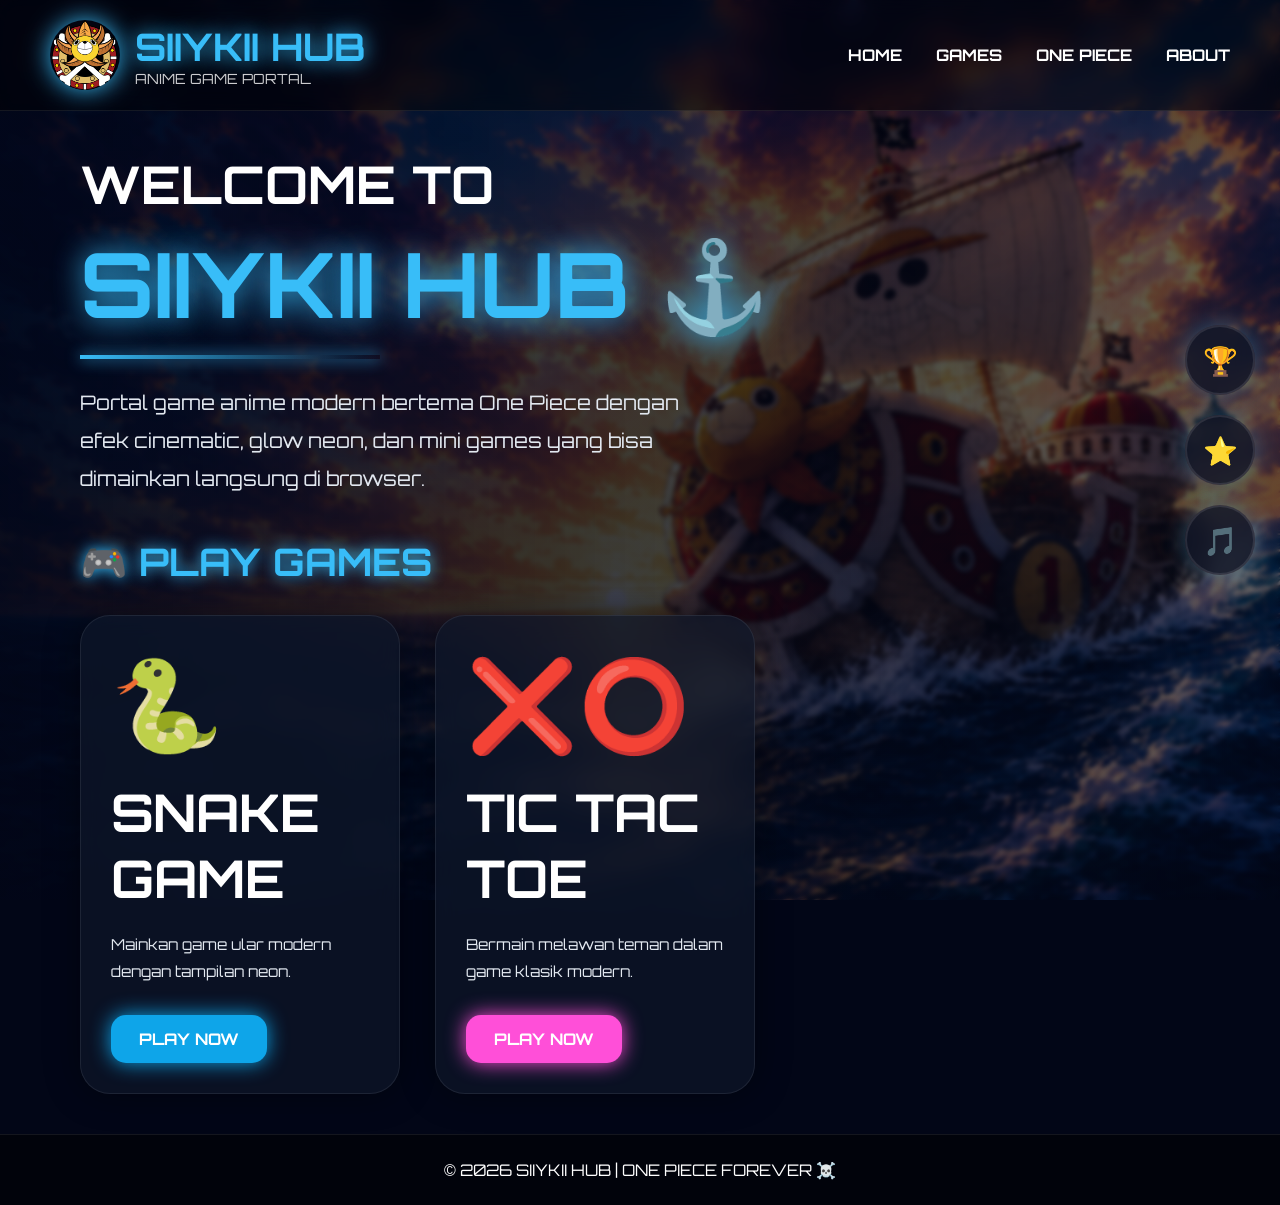
<file: index.html>
<!DOCTYPE html>
<html lang="id">
<head>
<meta charset="UTF-8">
<meta name="viewport" content="width=device-width, initial-scale=1.0">
<title>SIIYKII HUB</title>

<link rel="icon" href="assets/images/logo.png">
<link rel="stylesheet" href="css/style.css">

<link rel="preconnect" href="https://fonts.googleapis.com">
<link href="https://fonts.googleapis.com/css2?family=Orbitron:wght@400;700;900&display=swap" rel="stylesheet">

</head>
<body>

<div class="overlay"></div>

<header>
    <div class="logo-box">
        <img src="assets/images/logo.png">
        <div>
            <h1>SIIYKII HUB</h1>
            <p>ANIME GAME PORTAL</p>
        </div>
    </div>

    <nav>
        <a href="#">HOME</a>
        <a href="#games">GAMES</a>
        <a href="#">ONE PIECE</a>
        <a href="#">ABOUT</a>
    </nav>
</header>

<section class="hero">

    <div class="left">

        <h2>WELCOME TO</h2>
        <h1>SIIYKII HUB ⚓</h1>

        <div class="line"></div>

        <p>
            Portal game anime modern bertema One Piece dengan efek cinematic,
            glow neon, dan mini games yang bisa dimainkan langsung di browser.
        </p>

        <h3>🎮 PLAY GAMES</h3>

        <div class="games" id="games">

            <div class="card blue">
                <div class="emoji">🐍</div>

                <h2>SNAKE GAME</h2>

                <p>
                    Mainkan game ular modern dengan tampilan neon.
                </p>

                <a href="snake.html">PLAY NOW</a>
            </div>

            <div class="card pink">
                <div class="emoji">❌⭕</div>

                <h2>TIC TAC TOE</h2>

                <p>
                    Bermain melawan teman dalam game klasik modern.
                </p>

                <a href="tictactoe.html">PLAY NOW</a>
            </div>

        </div>

    </div>

    <div class="right">

    </div>

</section>

<div class="sidebar">
    <div class="side-btn">🏆</div>
    <div class="side-btn">⭐</div>
    <div class="side-btn">🎵</div>
</div>

<footer>
© 2026 SIIYKII HUB | ONE PIECE FOREVER ☠️
</footer>

<script src="js/main.js"></script>

</body>
</html>
</file>
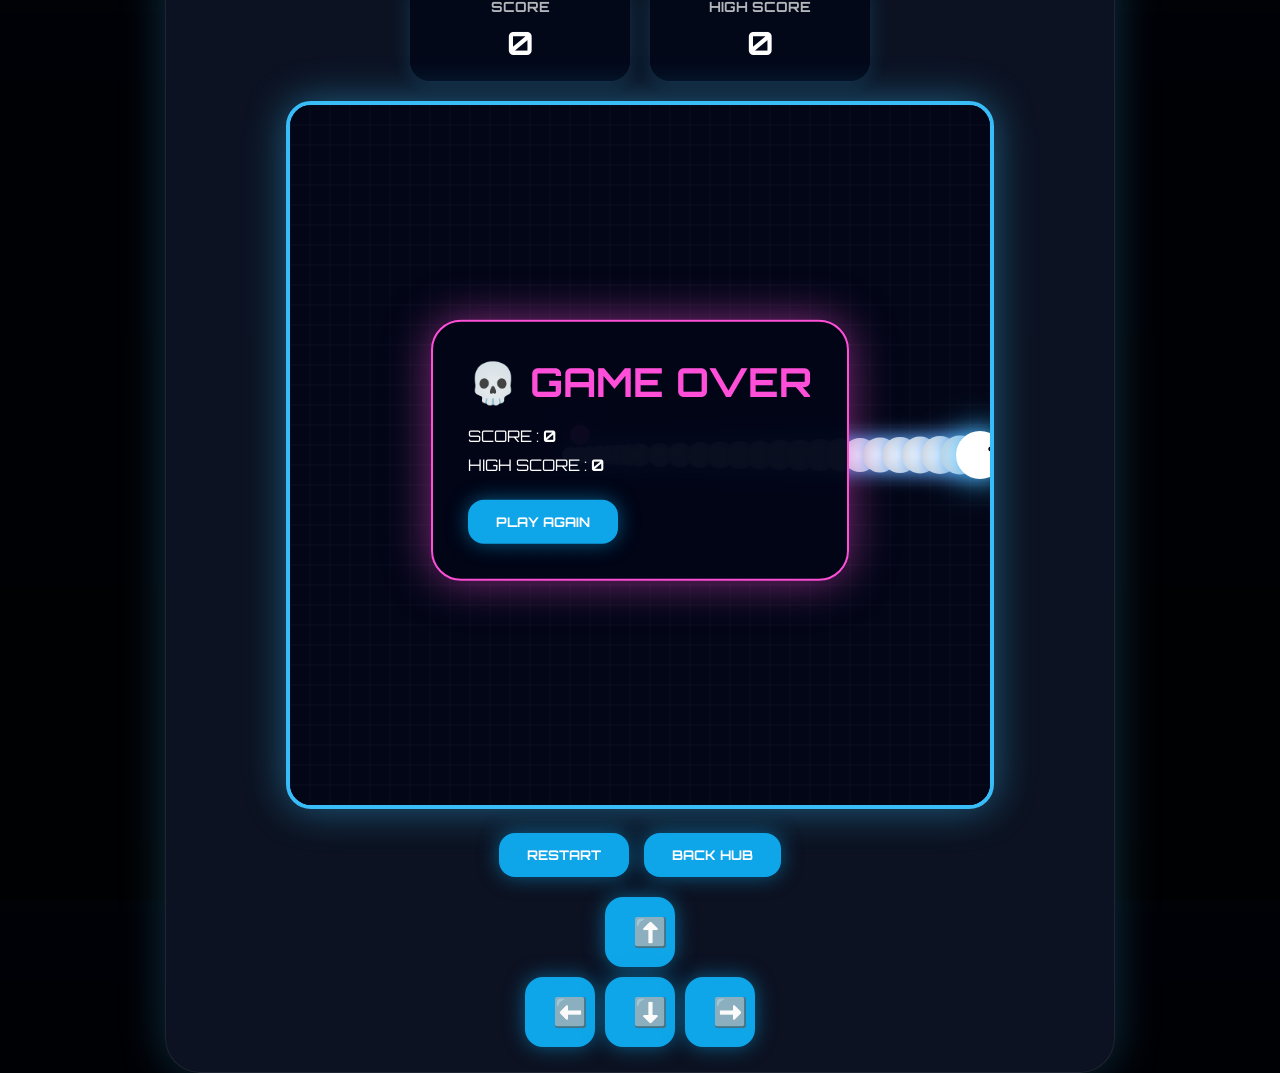
<file: snake.html>
<!DOCTYPE html>
<html lang="id">
<head>
<meta charset="UTF-8">
<meta name="viewport" content="width=device-width, initial-scale=1.0">
<title>SIIYKII Ultra Worm</title>

<link href="https://fonts.googleapis.com/css2?family=Orbitron:wght@400;700;900&display=swap" rel="stylesheet">

<style>
*{
margin:0;
padding:0;
box-sizing:border-box;
}

body{
font-family:'Orbitron',sans-serif;
height:100vh;
display:flex;
justify-content:center;
align-items:center;
background:
linear-gradient(rgba(0,0,0,.75),rgba(0,0,0,.9)),
#020617;
overflow:hidden;
color:white;
}

.container{
width:95%;
max-width:950px;
padding:25px;
border-radius:35px;
background:rgba(15,23,42,.8);
backdrop-filter:blur(12px);
border:1px solid rgba(255,255,255,.08);
box-shadow:0 0 45px rgba(56,189,248,.25);
text-align:center;
}

h1{
font-size:56px;
color:#38bdf8;
text-shadow:0 0 25px #38bdf8;
margin-bottom:10px;
}

.sub{
margin-bottom:25px;
opacity:.8;
}

.top{
display:flex;
justify-content:center;
gap:20px;
margin-bottom:20px;
flex-wrap:wrap;
}

.box{
padding:18px 30px;
background:rgba(2,6,23,.8);
border-radius:20px;
min-width:220px;
box-shadow:0 0 20px rgba(56,189,248,.2);
}

.box h3{
font-size:14px;
opacity:.7;
margin-bottom:8px;
}

.box p{
font-size:32px;
font-weight:bold;
}

canvas{
background:#020617;
border:4px solid #38bdf8;
border-radius:25px;
box-shadow:0 0 40px rgba(56,189,248,.45);
max-width:100%;
}

.buttons{
margin-top:20px;
display:flex;
justify-content:center;
gap:15px;
flex-wrap:wrap;
}

button{
padding:14px 28px;
border:none;
border-radius:16px;
background:#0ea5e9;
color:white;
font-family:'Orbitron';
font-weight:bold;
cursor:pointer;
transition:.3s;
box-shadow:0 0 20px rgba(14,165,233,.5);
}

button:hover{
transform:scale(1.08);
}

.controls{
margin-top:20px;
display:flex;
flex-direction:column;
align-items:center;
gap:10px;
}

.row{
display:flex;
gap:10px;
}

.ctrl{
width:70px;
height:70px;
font-size:28px;
border-radius:18px;
}

.popup{
position:fixed;
top:50%;
left:50%;
transform:translate(-50%,-50%);
background:rgba(2,6,23,.96);
padding:35px;
border-radius:30px;
border:2px solid #ff4fd8;
box-shadow:0 0 45px rgba(255,79,216,.5);
display:none;
z-index:999;
}

.popup h2{
font-size:40px;
margin-bottom:15px;
color:#ff4fd8;
}

.popup p{
margin-bottom:20px;
line-height:1.8;
}

@media(max-width:768px){

h1{
font-size:38px;
}

.ctrl{
width:60px;
height:60px;
font-size:24px;
}

}
</style>
</head>

<body>

<div class="container">

<h1>🐍 ULTRA WORM</h1>
<p class="sub">Smooth Slither Edition • SIIYKII HUB</p>

<div class="top">

<div class="box">
<h3>SCORE</h3>
<p id="score">0</p>
</div>

<div class="box">
<h3>HIGH SCORE</h3>
<p id="highscore">0</p>
</div>

</div>

<canvas id="game" width="700" height="700"></canvas>

<div class="buttons">
<button onclick="restartGame()">RESTART</button>
<button onclick="window.location.href='index.html'">BACK HUB</button>
</div>

<div class="controls">

<div class="row">
<button class="ctrl" onclick="changeDirection('UP')">⬆️</button>
</div>

<div class="row">
<button class="ctrl" onclick="changeDirection('LEFT')">⬅️</button>
<button class="ctrl" onclick="changeDirection('DOWN')">⬇️</button>
<button class="ctrl" onclick="changeDirection('RIGHT')">➡️</button>
</div>

</div>

</div>

<div class="popup" id="popup">
<h2>💀 GAME OVER</h2>
<p id="final"></p>
<button onclick="restartGame()">PLAY AGAIN</button>
</div>

<script>

const canvas = document.getElementById("game");
const ctx = canvas.getContext("2d");

const grid = 20;
const size = 700;

let snake = [];

for(let i=0;i<25;i++){
snake.push({
x:350-(i*10),
y:350
});
}

let direction = "RIGHT";

let food = randomFood();

let score = 0;

let high = localStorage.getItem("wormHigh") || 0;

document.getElementById("highscore").innerText = high;

function randomFood(){

return{
x:Math.floor(Math.random()*30)*grid+10,
y:Math.floor(Math.random()*30)*grid+10
};

}

document.addEventListener("keydown",e=>{

if(e.key==="ArrowUp" && direction!=="DOWN") direction="UP";
if(e.key==="ArrowDown" && direction!=="UP") direction="DOWN";
if(e.key==="ArrowLeft" && direction!=="RIGHT") direction="LEFT";
if(e.key==="ArrowRight" && direction!=="LEFT") direction="RIGHT";

});

function changeDirection(dir){

if(dir==="UP" && direction!=="DOWN") direction="UP";
if(dir==="DOWN" && direction!=="UP") direction="DOWN";
if(dir==="LEFT" && direction!=="RIGHT") direction="LEFT";
if(dir==="RIGHT" && direction!=="LEFT") direction="RIGHT";

}

function drawBackground(){

ctx.fillStyle="#020617";
ctx.fillRect(0,0,size,size);

for(let i=0;i<size;i+=grid){

ctx.strokeStyle="rgba(255,255,255,.03)";

ctx.beginPath();
ctx.moveTo(i,0);
ctx.lineTo(i,size);
ctx.stroke();

ctx.beginPath();
ctx.moveTo(0,i);
ctx.lineTo(size,i);
ctx.stroke();

}

}

function drawFood(){

ctx.beginPath();

ctx.shadowBlur=25;
ctx.shadowColor="#ff4fd8";

ctx.fillStyle="#ff4fd8";

ctx.arc(food.x,food.y,10,0,Math.PI*2);

ctx.fill();

ctx.shadowBlur=0;

}

function drawSnake(){

for(let i=snake.length-1;i>=0;i--){

const part = snake[i];

let radius = 20 - (i * 0.5);

if(radius < 4){
radius = 4;
}

let gradient = ctx.createRadialGradient(
part.x,
part.y,
2,
part.x,
part.y,
radius
);

gradient.addColorStop(0,"#ffffff");
gradient.addColorStop(1,"#cbd5e1");

ctx.beginPath();

ctx.fillStyle = gradient;

ctx.shadowBlur = 20;
ctx.shadowColor = "#60a5fa";

ctx.arc(part.x,part.y,radius,0,Math.PI*2);

ctx.fill();

ctx.shadowBlur = 0;

}

/* HEAD */
const head = snake[0];

ctx.beginPath();

ctx.fillStyle="#ffffff";

ctx.shadowBlur=35;
ctx.shadowColor="#38bdf8";

ctx.arc(head.x,head.y,24,0,Math.PI*2);

ctx.fill();

ctx.shadowBlur=0;

/* EYES */
let eyeX1=head.x-8;
let eyeY1=head.y-6;

let eyeX2=head.x+8;
let eyeY2=head.y-6;

if(direction==="UP"){
eyeY1=head.y-11;
eyeY2=head.y-11;
}

if(direction==="DOWN"){
eyeY1=head.y+7;
eyeY2=head.y+7;
}

if(direction==="LEFT"){
eyeX1=head.x-11;
eyeX2=head.x-11;
}

if(direction==="RIGHT"){
eyeX1=head.x+11;
eyeX2=head.x+11;
}

ctx.beginPath();
ctx.fillStyle="white";
ctx.arc(eyeX1,eyeY1,6,0,Math.PI*2);
ctx.fill();

ctx.beginPath();
ctx.arc(eyeX2,eyeY2,6,0,Math.PI*2);
ctx.fill();

ctx.beginPath();
ctx.fillStyle="black";
ctx.arc(eyeX1,eyeY1,2.5,0,Math.PI*2);
ctx.fill();

ctx.beginPath();
ctx.arc(eyeX2,eyeY2,2.5,0,Math.PI*2);
ctx.fill();

}

function update(){

let headX = snake[0].x;
let headY = snake[0].y;

if(direction==="UP") headY-=grid;
if(direction==="DOWN") headY+=grid;
if(direction==="LEFT") headX-=grid;
if(direction==="RIGHT") headX+=grid;

const newHead = {
x:headX,
y:headY
};

if(
headX<0 ||
headY<0 ||
headX>size ||
headY>size ||
snake.slice(1).some(seg =>
Math.hypot(seg.x-headX,seg.y-headY)<10
)
){

clearInterval(game);

document.getElementById("final").innerHTML =
"SCORE : <b>"+score+"</b><br>HIGH SCORE : <b>"+high+"</b>";

document.getElementById("popup").style.display="block";

return;

}

snake.unshift(newHead);

if(
Math.hypot(food.x-headX,food.y-headY)<22
){

score++;

document.getElementById("score").innerText=score;

food=randomFood();

if(score>high){

high=score;

localStorage.setItem("wormHigh",high);

document.getElementById("highscore").innerText=high;

}

}else{

snake.pop();

}

}

function draw(){

drawBackground();

drawFood();

drawSnake();

update();

}

function restartGame(){

snake=[];

for(let i=0;i<25;i++){
snake.push({
x:350-(i*10),
y:350
});
}

direction="RIGHT";

score=0;

document.getElementById("score").innerText=0;

food=randomFood();

document.getElementById("popup").style.display="none";

clearInterval(game);

game=setInterval(draw,70);

}

let game = setInterval(draw,70);

</script>

</body>
</html>
</file>
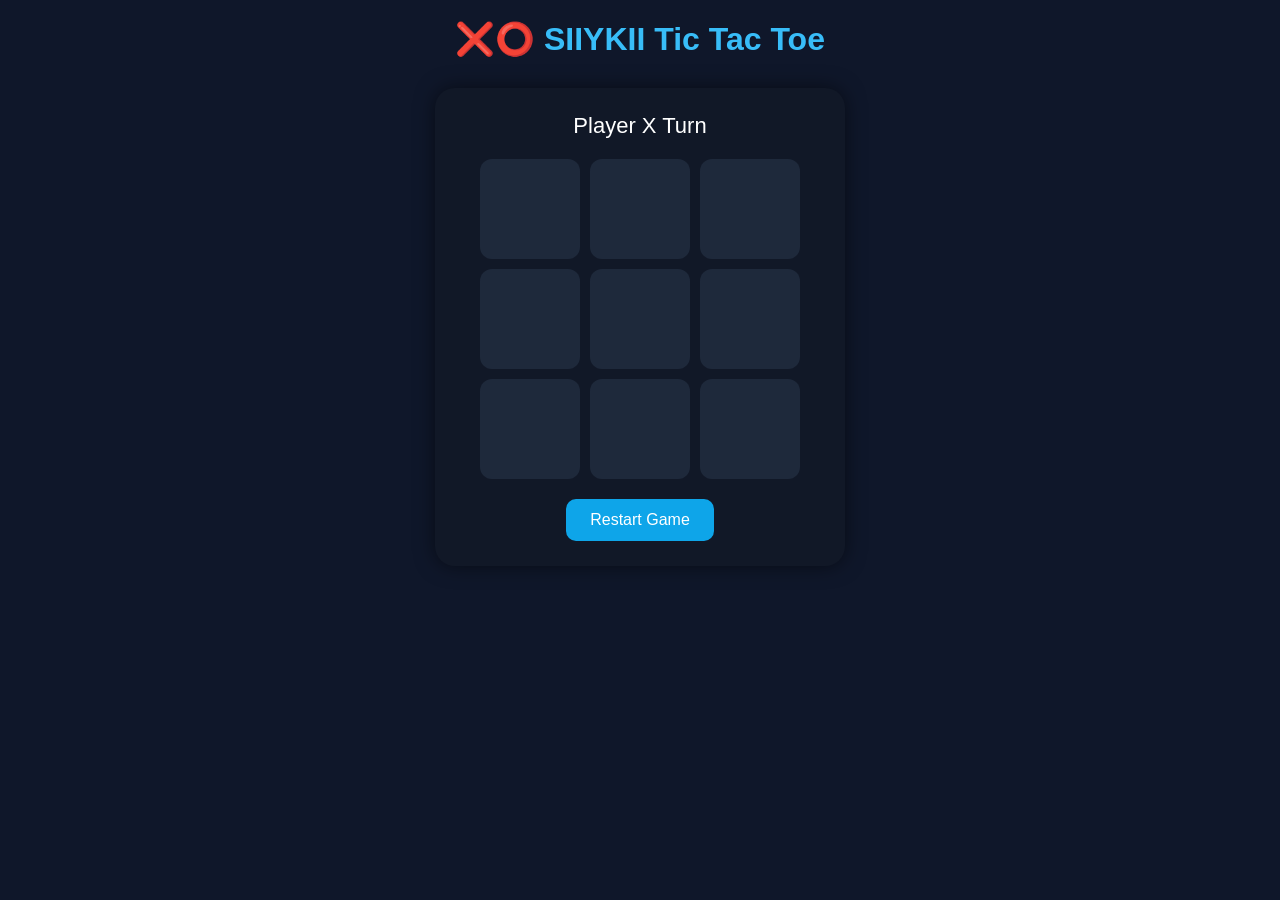
<file: tictactoe.html>
<!DOCTYPE html>
<html lang="id">
<head>
<meta charset="UTF-8">
<meta name="viewport" content="width=device-width, initial-scale=1.0">
<title>SIIYKII Tic Tac Toe</title>

<style>
body{
    margin:0;
    background:#0f172a;
    font-family:Arial,sans-serif;
    color:white;
    text-align:center;
}

h1{
    margin-top:20px;
    color:#38bdf8;
}

.container{
    margin:auto;
    margin-top:30px;
    width:360px;
    background:#111827;
    padding:25px;
    border-radius:20px;
    box-shadow:0 0 20px rgba(0,0,0,0.5);
}

#status{
    font-size:22px;
    margin-bottom:20px;
}

.board{
    display:grid;
    grid-template-columns:repeat(3,100px);
    gap:10px;
    justify-content:center;
}

.cell{
    width:100px;
    height:100px;
    background:#1e293b;
    border-radius:12px;
    display:flex;
    justify-content:center;
    align-items:center;
    font-size:40px;
    cursor:pointer;
    transition:0.3s;
}

.cell:hover{
    background:#334155;
}

button{
    margin-top:20px;
    padding:12px 24px;
    border:none;
    border-radius:10px;
    background:#0ea5e9;
    color:white;
    font-size:16px;
    cursor:pointer;
}

button:hover{
    background:#0284c7;
}

@media(max-width:500px){
    .container{
        width:95%;
        padding:10px;
    }

    .board{
        grid-template-columns:repeat(3,80px);
    }

    .cell{
        width:80px;
        height:80px;
        font-size:32px;
    }
}
</style>
</head>

<body>

<h1>❌⭕ SIIYKII Tic Tac Toe</h1>

<div class="container">

<div id="status">Player X Turn</div>

<div class="board" id="board"></div>

<button onclick="restartGame()">Restart Game</button>

</div>

<script>
let board = ["","","","","","","","",""];
let currentPlayer = "X";
let gameOver = false;

const boardElement = document.getElementById("board");
const statusText = document.getElementById("status");

function createBoard(){
    boardElement.innerHTML = "";

    board.forEach((cell,index)=>{
        const div = document.createElement("div");
        div.classList.add("cell");
        div.innerText = cell;

        div.addEventListener("click",()=>makeMove(index));

        boardElement.appendChild(div);
    });
}

function makeMove(index){

    if(board[index] !== "" || gameOver) return;

    board[index] = currentPlayer;

    createBoard();

    if(checkWinner()){
        statusText.innerText = "🎉 Player " + currentPlayer + " Wins!";
        gameOver = true;
        return;
    }

    if(board.every(cell => cell !== "")){
        statusText.innerText = "🤝 Draw Game!";
        gameOver = true;
        return;
    }

    currentPlayer = currentPlayer === "X" ? "O" : "X";

    statusText.innerText = "Player " + currentPlayer + " Turn";
}

function checkWinner(){

    const wins = [
        [0,1,2],
        [3,4,5],
        [6,7,8],
        [0,3,6],
        [1,4,7],
        [2,5,8],
        [0,4,8],
        [2,4,6]
    ];

    return wins.some(combo=>{
        return combo.every(index=>board[index] === currentPlayer);
    });
}

function restartGame(){
    board = ["","","","","","","","",""];
    currentPlayer = "X";
    gameOver = false;
    statusText.innerText = "Player X Turn";
    createBoard();
}

createBoard();
</script>

</body>
</html>
</file>
<file: css/style.css>
*{
margin:0;
padding:0;
box-sizing:border-box;
}

body{
font-family:'Orbitron',sans-serif;
color:white;
min-height:100vh;
overflow-x:hidden;
background:#020617;
background-image:url('../assets/images/hero-bg.png');
background-size:cover;
background-position:center;
background-attachment:fixed;
}

.overlay{
position:fixed;
top:0;
left:0;
width:100%;
height:100%;
background:linear-gradient(to right,#020617ee,#02061799);
backdrop-filter:blur(2px);
z-index:-1;
}

header{
display:flex;
justify-content:space-between;
align-items:center;
padding:20px 50px;
background:rgba(0,0,0,0.45);
backdrop-filter:blur(10px);
border-bottom:1px solid rgba(255,255,255,0.08);
position:sticky;
top:0;
z-index:100;
}

.logo-box{
display:flex;
align-items:center;
gap:15px;
}

.logo-box img{
width:70px;
height:70px;
border-radius:50%;
box-shadow:0 0 25px #38bdf8;
animation:floatLogo 4s ease-in-out infinite;
}

.logo-box h1{
font-size:38px;
color:#38bdf8;
text-shadow:0 0 20px #38bdf8;
}

.logo-box p{
font-size:14px;
opacity:0.8;
}

nav a{
color:white;
text-decoration:none;
margin-left:30px;
font-weight:bold;
transition:0.3s;
}

nav a:hover{
color:#38bdf8;
text-shadow:0 0 15px #38bdf8;
}

.hero{
min-height:85vh;
display:flex;
align-items:center;
justify-content:space-between;
padding:40px 80px;
gap:40px;
}

.left{
max-width:700px;
animation:fadeUp 1.5s ease;
}

.left h2{
font-size:52px;
margin-bottom:10px;
}

.left h1{
font-size:90px;
color:#38bdf8;
text-shadow:0 0 30px #38bdf8;
margin-bottom:15px;
}

.line{
width:300px;
height:4px;
background:linear-gradient(to right,#38bdf8,transparent);
margin-bottom:25px;
box-shadow:0 0 15px #38bdf8;
}

.left p{
font-size:20px;
line-height:1.9;
margin-bottom:40px;
max-width:650px;
color:#e2e8f0;
}

.left h3{
font-size:38px;
color:#38bdf8;
margin-bottom:30px;
text-shadow:0 0 15px #38bdf8;
}

.games{
display:flex;
gap:35px;
flex-wrap:wrap;
}

.card{
width:320px;
padding:30px;
border-radius:30px;
backdrop-filter:blur(12px);
background:rgba(15,23,42,0.7);
border:1px solid rgba(255,255,255,0.08);
transition:0.4s;
box-shadow:0 0 35px rgba(0,0,0,0.4);
}

.card:hover{
transform:translateY(-12px) scale(1.03);
}

.blue:hover{
box-shadow:0 0 35px #38bdf8;
}

.pink:hover{
box-shadow:0 0 35px #ff4fd8;
}

.emoji{
font-size:90px;
margin-bottom:20px;
}

.card h2{
margin-bottom:20px;
}

.card p{
font-size:15px;
margin-bottom:30px;
line-height:1.8;
}

.card a{
display:inline-block;
padding:14px 28px;
border-radius:15px;
text-decoration:none;
font-weight:bold;
color:white;
transition:0.3s;
}

.blue a{
background:#0ea5e9;
box-shadow:0 0 20px #0ea5e9;
}

.pink a{
background:#ff4fd8;
box-shadow:0 0 20px #ff4fd8;
}

.card a:hover{
transform:scale(1.08);
}

.right{
flex:1;
display:flex;
justify-content:center;
align-items:center;
position:relative;
}

.ship{
width:650px;
max-width:100%;
animation:sail 8s ease-in-out infinite;
filter:drop-shadow(0 0 30px rgba(255,255,255,0.4));
}

.sidebar{
position:fixed;
right:25px;
top:50%;
transform:translateY(-50%);
display:flex;
flex-direction:column;
gap:20px;
}

.side-btn{
width:70px;
height:70px;
display:flex;
justify-content:center;
align-items:center;
border-radius:50%;
background:rgba(15,23,42,0.8);
backdrop-filter:blur(10px);
font-size:28px;
border:2px solid rgba(255,255,255,0.1);
box-shadow:0 0 25px rgba(56,189,248,0.35);
transition:0.3s;
cursor:pointer;
}

.side-btn:hover{
transform:scale(1.1);
box-shadow:0 0 30px #38bdf8;
}

footer{
text-align:center;
padding:25px;
background:rgba(0,0,0,0.5);
border-top:1px solid rgba(255,255,255,0.08);
}

@keyframes sail{
0%{transform:translateY(0px) rotate(-2deg);}
50%{transform:translateY(-20px) rotate(2deg);}
100%{transform:translateY(0px) rotate(-2deg);}
}

@keyframes floatLogo{
0%{transform:translateY(0px);}
50%{transform:translateY(-8px);}
100%{transform:translateY(0px);}
}

@keyframes fadeUp{
from{
opacity:0;
transform:translateY(40px);
}
to{
opacity:1;
transform:translateY(0px);
}
}

@media(max-width:1100px){

.hero{
flex-direction:column;
text-align:center;
padding:40px 20px;
}

.left h1{
font-size:60px;
}

.left h2{
font-size:40px;
}

.line{
margin:auto auto 25px auto;
}

.games{
justify-content:center;
}

.sidebar{
display:none;
}

nav{
display:none;
}

}
</file>
